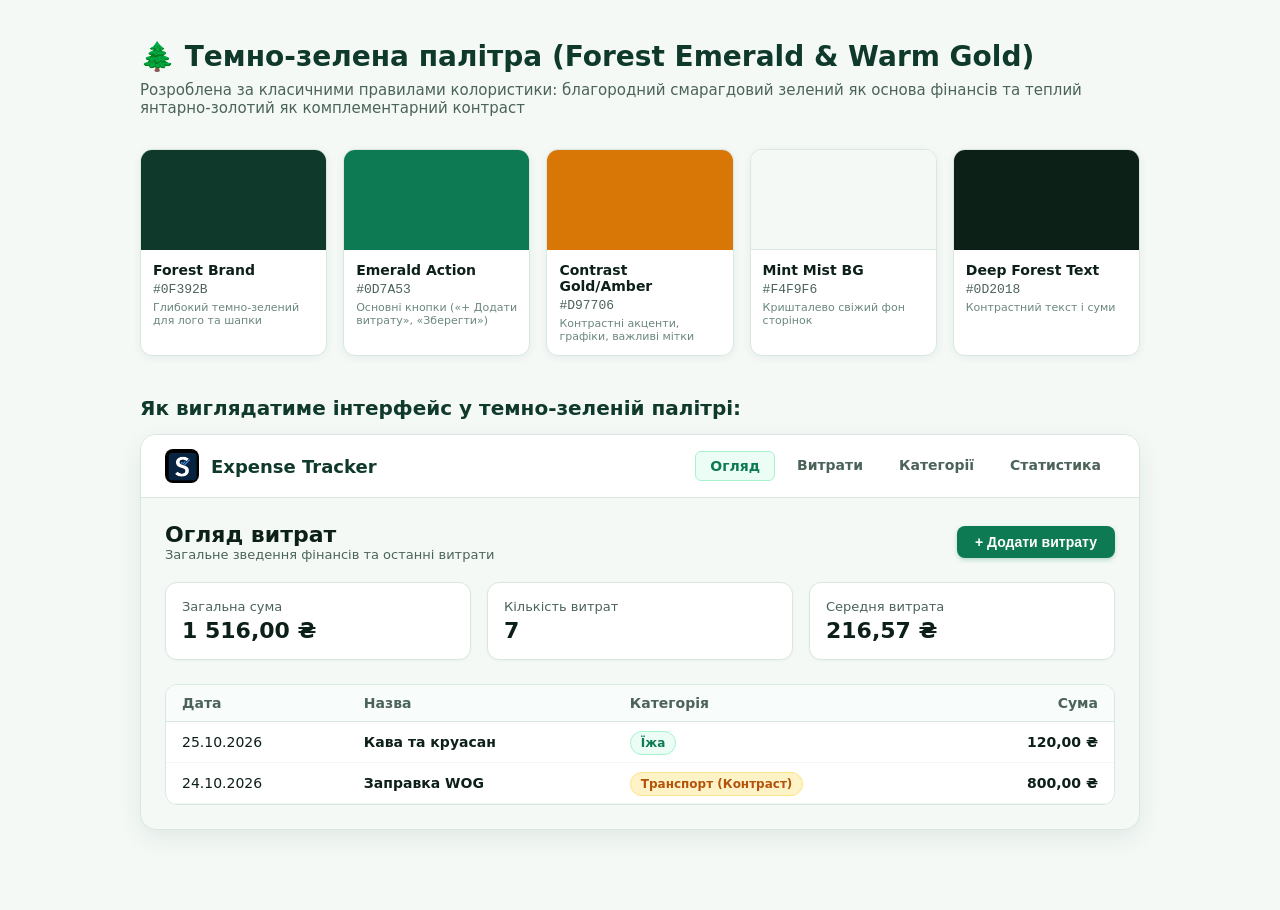
<file: frontend/palette-preview.html>
<!DOCTYPE html>
<html lang="uk">
<head>
  <meta charset="UTF-8">
  <meta name="viewport" content="width=device-width, initial-scale=1.0">
  <title>Візуальне порівняння палітри: Темно-зелена + Золотий контраст</title>
  <link rel="icon" type="image/png" href="assets/logo.png">
  <style>
    * { box-sizing: border-box; margin: 0; padding: 0; }
    body {
      font-family: system-ui, -apple-system, BlinkMacSystemFont, "Segoe UI", Roboto, sans-serif;
      background-color: #F4F9F6;
      color: #0D2018;
      padding: 40px 20px;
    }
    .preview-container {
      max-width: 1000px;
      margin: 0 auto;
    }
    h1 {
      font-size: 28px;
      font-weight: 700;
      margin-bottom: 8px;
      color: #0F392B;
    }
    .subtitle {
      color: #4B6358;
      margin-bottom: 32px;
      font-size: 15px;
    }
    .swatches-grid {
      display: grid;
      grid-template-columns: repeat(auto-fit, minmax(180px, 1fr));
      gap: 16px;
      margin-bottom: 40px;
    }
    .swatch-card {
      background: #FFFFFF;
      border-radius: 12px;
      overflow: hidden;
      box-shadow: 0 2px 8px rgba(15, 57, 43, 0.06);
      border: 1px solid #D8E7E0;
    }
    .swatch-color {
      height: 100px;
      width: 100%;
    }
    .swatch-info {
      padding: 12px;
    }
    .swatch-name {
      font-size: 14px;
      font-weight: 700;
      color: #0D2018;
      margin-bottom: 4px;
    }
    .swatch-hex {
      font-size: 13px;
      font-family: monospace;
      color: #4B6358;
    }
    .swatch-role {
      font-size: 11px;
      color: #6B877B;
      margin-top: 4px;
    }

    /* Демонстраційний макет інтерфейсу */
    .mockup-card {
      background: #F4F9F6;
      border-radius: 16px;
      border: 1px solid #D8E7E0;
      overflow: hidden;
      box-shadow: 0 8px 24px rgba(15, 57, 43, 0.08);
      margin-bottom: 40px;
    }
    .mockup-header {
      background: #FFFFFF;
      border-bottom: 1px solid #D8E7E0;
      padding: 14px 24px;
      display: flex;
      align-items: center;
      justify-content: space-between;
    }
    .mockup-brand {
      display: flex;
      align-items: center;
      gap: 12px;
      font-size: 18px;
      font-weight: 600;
      color: #0F392B;
    }
    .mockup-logo-img {
      width: 34px;
      height: 34px;
      border-radius: 8px;
      object-fit: cover;
    }
    .mockup-nav {
      display: flex;
      gap: 8px;
    }
    .mockup-nav-item {
      padding: 6px 14px;
      border-radius: 6px;
      font-size: 14px;
      font-weight: 600;
      color: #4B6358;
    }
    .mockup-nav-item.active {
      background: #ECFDF5;
      color: #0D7A53;
      border: 1px solid #A7F3D0;
    }

    .mockup-body {
      padding: 24px;
    }
    .mockup-top-bar {
      display: flex;
      justify-content: space-between;
      align-items: center;
      margin-bottom: 20px;
    }
    .mockup-title {
      font-size: 22px;
      font-weight: 600;
      color: #0D2018;
    }
    .btn-demo-primary {
      background: #0D7A53;
      color: #FFFFFF;
      padding: 8px 18px;
      border-radius: 8px;
      font-weight: 600;
      font-size: 14px;
      display: inline-flex;
      align-items: center;
      gap: 6px;
      border: none;
      cursor: pointer;
      box-shadow: 0 2px 4px rgba(13, 122, 83, 0.25);
    }
    .mockup-kpi-grid {
      display: grid;
      grid-template-columns: repeat(3, 1fr);
      gap: 16px;
      margin-bottom: 24px;
    }
    .mockup-kpi {
      background: #FFFFFF;
      border-radius: 12px;
      padding: 16px;
      border: 1px solid #D8E7E0;
      box-shadow: 0 1px 3px rgba(15, 57, 43, 0.04);
    }
    .mockup-kpi-label {
      font-size: 13px;
      color: #4B6358;
      font-weight: 500;
      margin-bottom: 4px;
    }
    .mockup-kpi-value {
      font-size: 22px;
      font-weight: 600;
      color: #0D2018;
    }

    .mockup-table-card {
      background: #FFFFFF;
      border-radius: 12px;
      border: 1px solid #D8E7E0;
      overflow: hidden;
    }
    .mockup-table {
      width: 100%;
      border-collapse: collapse;
      font-size: 14px;
    }
    .mockup-table th {
      background: #F8FCFA;
      padding: 10px 16px;
      text-align: left;
      color: #4B6358;
      font-weight: 600;
      border-bottom: 1px solid #D8E7E0;
    }
    .mockup-table td {
      padding: 12px 16px;
      border-bottom: 1px solid #F1F7F4;
      color: #0D2018;
    }
    .badge-demo {
      padding: 4px 10px;
      border-radius: 9999px;
      font-size: 12px;
      font-weight: 600;
      background: #ECFDF5;
      color: #0D7A53;
      border: 1px solid #A7F3D0;
    }
    .badge-contrast-gold {
      padding: 4px 10px;
      border-radius: 9999px;
      font-size: 12px;
      font-weight: 600;
      background: #FEF3C7;
      color: #B45309;
      border: 1px solid #FDE68A;
    }
  </style>
</head>
<body>
  <div class="preview-container">
    <h1>🌲 Темно-зелена палітра (Forest Emerald & Warm Gold)</h1>
    <p class="subtitle">Розроблена за класичними правилами колористики: благородний смарагдовий зелений як основа фінансів та теплий янтарно-золотий як комплементарний контраст</p>

    <!-- Слайди з кольоровими блоками -->
    <div class="swatches-grid">
      <!-- 1. Deep Forest Brand -->
      <div class="swatch-card">
        <div class="swatch-color" style="background-color: #0F392B;"></div>
        <div class="swatch-info">
          <div class="swatch-name">Forest Brand</div>
          <div class="swatch-hex">#0F392B</div>
          <div class="swatch-role">Глибокий темно-зелений для лого та шапки</div>
        </div>
      </div>

      <!-- 2. Emerald Action Green -->
      <div class="swatch-card">
        <div class="swatch-color" style="background-color: #0D7A53;"></div>
        <div class="swatch-info">
          <div class="swatch-name">Emerald Action</div>
          <div class="swatch-hex">#0D7A53</div>
          <div class="swatch-role">Основні кнопки («+ Додати витрату», «Зберегти»)</div>
        </div>
      </div>

      <!-- 3. Contrast Gold / Amber (Колористичний контраст) -->
      <div class="swatch-card">
        <div class="swatch-color" style="background-color: #D97706;"></div>
        <div class="swatch-info">
          <div class="swatch-name">Contrast Gold/Amber</div>
          <div class="swatch-hex">#D97706</div>
          <div class="swatch-role">Контрастні акценти, графіки, важливі мітки</div>
        </div>
      </div>

      <!-- 4. Fresh Mint-White BG -->
      <div class="swatch-card">
        <div class="swatch-color" style="background-color: #F4F9F6; border-bottom: 1px solid #D8E7E0;"></div>
        <div class="swatch-info">
          <div class="swatch-name">Mint Mist BG</div>
          <div class="swatch-hex">#F4F9F6</div>
          <div class="swatch-role">Кришталево свіжий фон сторінок</div>
        </div>
      </div>

      <!-- 5. Deep Forest Text -->
      <div class="swatch-card">
        <div class="swatch-color" style="background-color: #0D2018;"></div>
        <div class="swatch-info">
          <div class="swatch-name">Deep Forest Text</div>
          <div class="swatch-hex">#0D2018</div>
          <div class="swatch-role">Контрастний текст і суми</div>
        </div>
      </div>
    </div>

    <!-- Живий макет інтерфейсу з логотипом -->
    <h2 style="font-size: 20px; font-weight: 600; margin-bottom: 14px; color: #0F392B;">
      Як виглядатиме інтерфейс у темно-зеленій палітрі:
    </h2>

    <div class="mockup-card">
      <!-- Шапка -->
      <div class="mockup-header">
        <div class="mockup-brand">
          <img src="assets/logo.png" alt="Logo" class="mockup-logo-img">
          <span>Expense Tracker</span>
        </div>
        <div class="mockup-nav">
          <span class="mockup-nav-item active">Огляд</span>
          <span class="mockup-nav-item">Витрати</span>
          <span class="mockup-nav-item">Категорії</span>
          <span class="mockup-nav-item">Статистика</span>
        </div>
      </div>

      <!-- Тіло сторінки -->
      <div class="mockup-body">
        <div class="mockup-top-bar">
          <div>
            <div class="mockup-title">Огляд витрат</div>
            <div style="font-size: 13px; color: #4B6358;">Загальне зведення фінансів та останні витрати</div>
          </div>
          <button class="btn-demo-primary">+ Додати витрату</button>
        </div>

        <!-- KPI картки -->
        <div class="mockup-kpi-grid">
          <div class="mockup-kpi">
            <div class="mockup-kpi-label">Загальна сума</div>
            <div class="mockup-kpi-value">1 516,00 ₴</div>
          </div>
          <div class="mockup-kpi">
            <div class="mockup-kpi-label">Кількість витрат</div>
            <div class="mockup-kpi-value">7</div>
          </div>
          <div class="mockup-kpi">
            <div class="mockup-kpi-label">Середня витрата</div>
            <div class="mockup-kpi-value">216,57 ₴</div>
          </div>
        </div>

        <!-- Таблиця -->
        <div class="mockup-table-card">
          <table class="mockup-table">
            <thead>
              <tr>
                <th>Дата</th>
                <th>Назва</th>
                <th>Категорія</th>
                <th style="text-align: right;">Сума</th>
              </tr>
            </thead>
            <tbody>
              <tr>
                <td>25.10.2026</td>
                <td style="font-weight: 600;">Кава та круасан</td>
                <td><span class="badge-demo">Їжа</span></td>
                <td style="text-align: right; font-weight: 600;">120,00 ₴</td>
              </tr>
              <tr>
                <td>24.10.2026</td>
                <td style="font-weight: 600;">Заправка WOG</td>
                <td><span class="badge-contrast-gold">Транспорт (Контраст)</span></td>
                <td style="text-align: right; font-weight: 600;">800,00 ₴</td>
              </tr>
            </tbody>
          </table>
        </div>
      </div>
    </div>
  </div>
</body>
</html>
</file>
